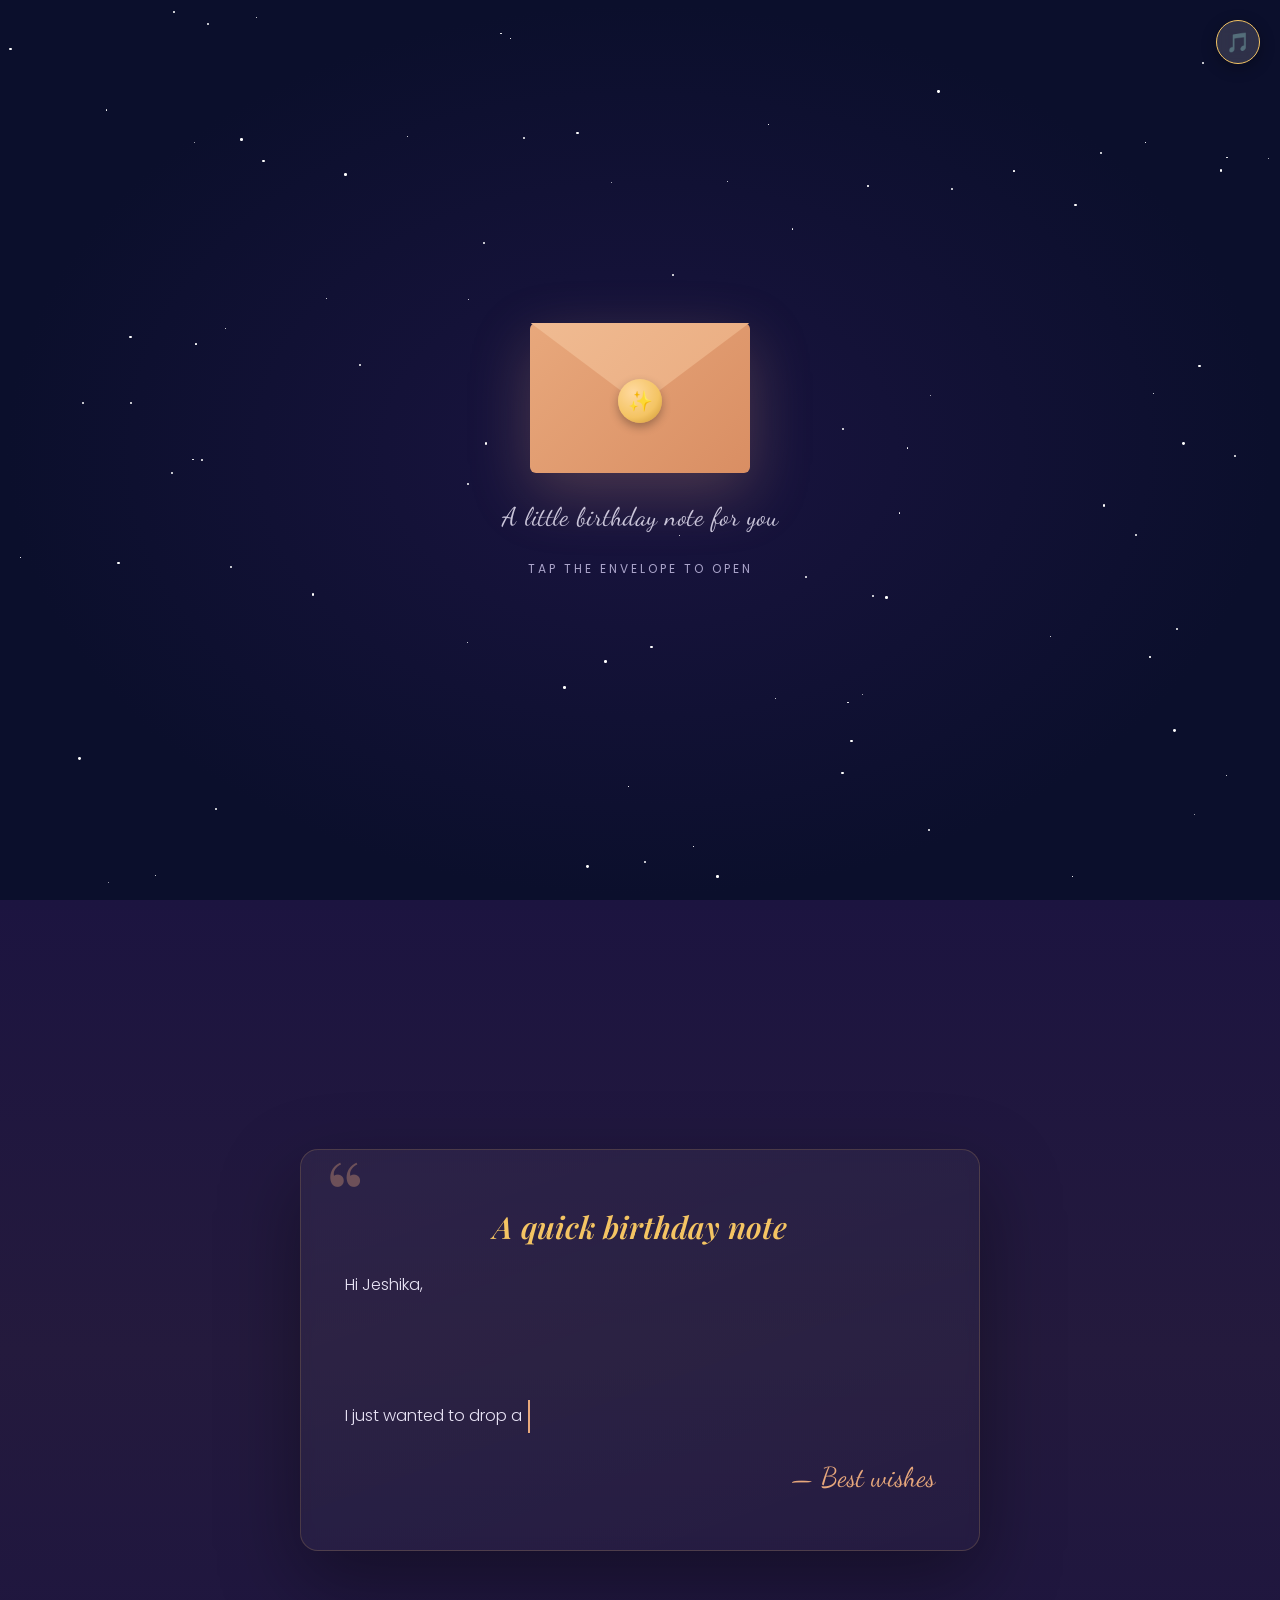
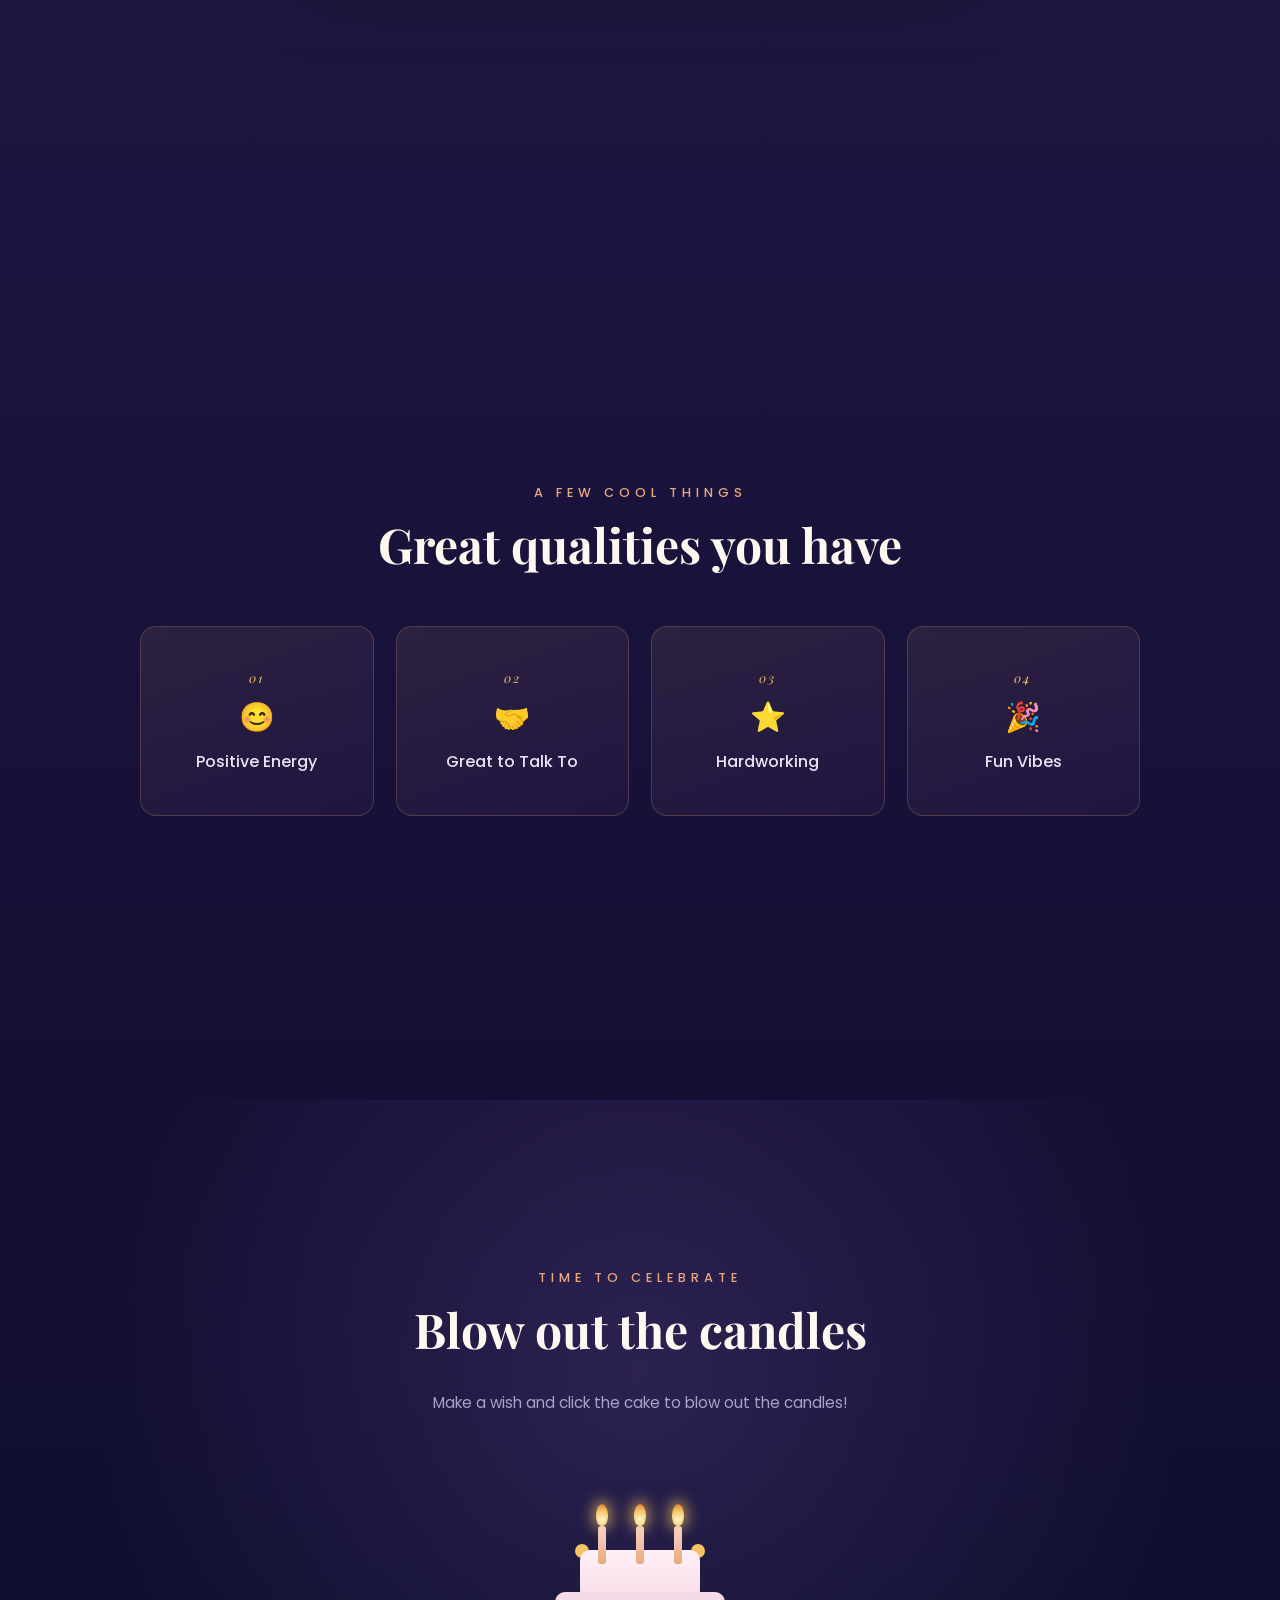
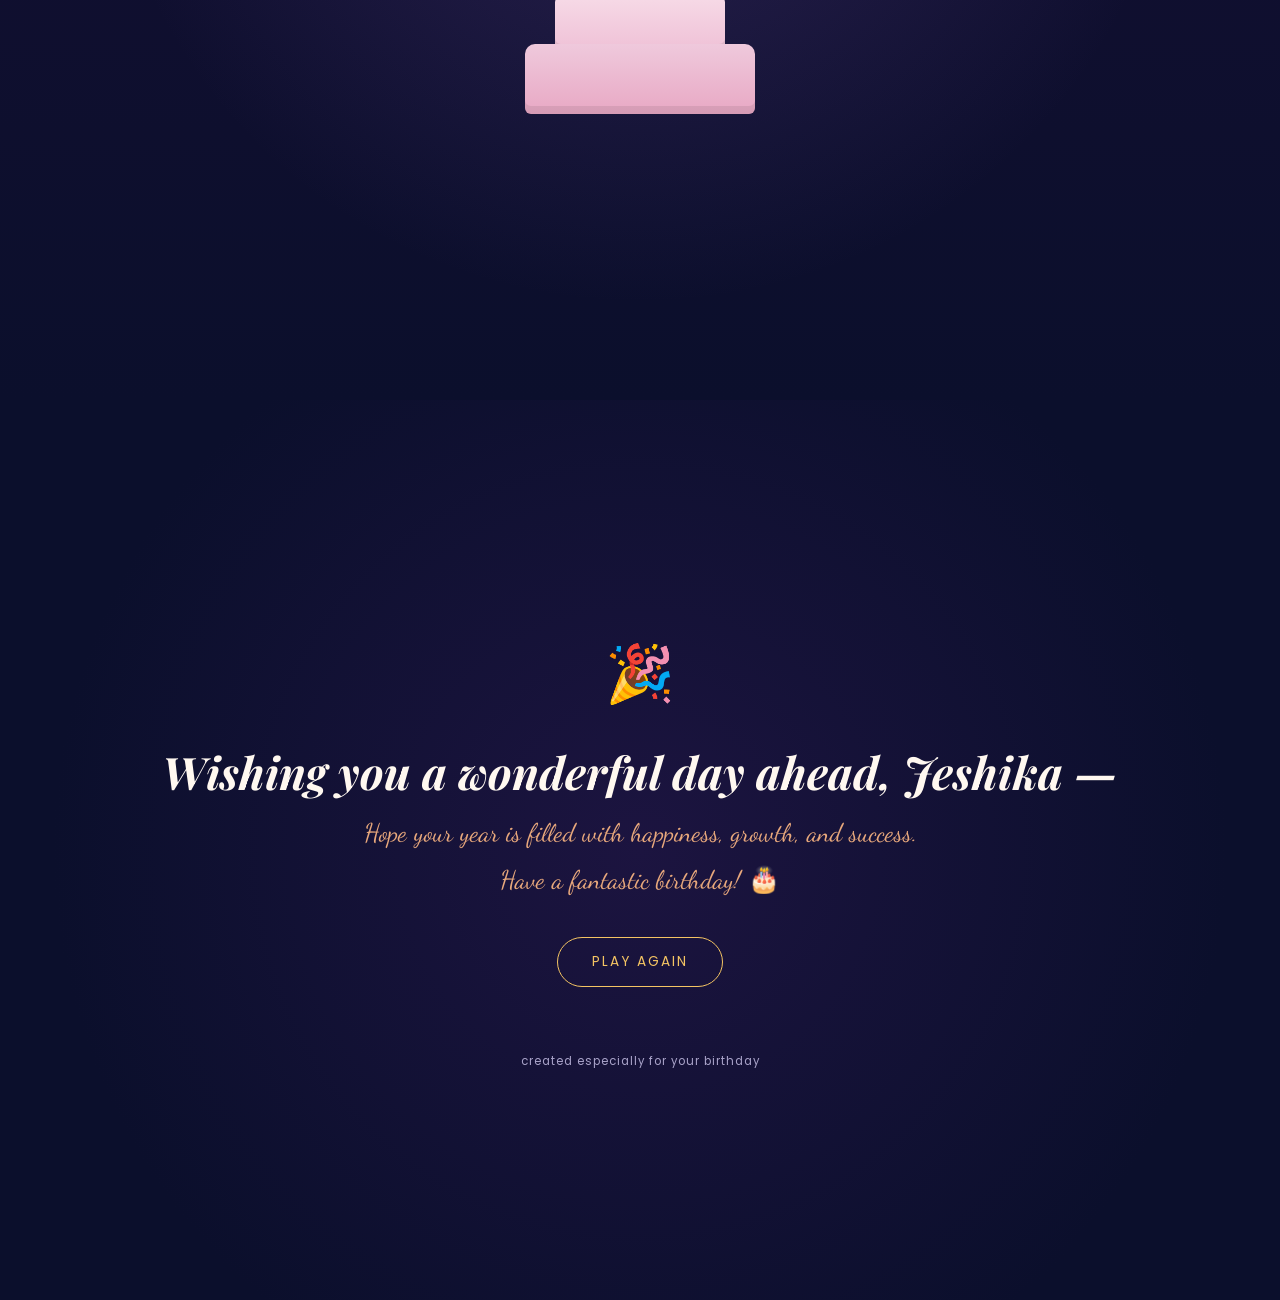
<file: happy_birthday_jeshika/index.html>
<!DOCTYPE html>
<html lang="en">
<head>
  <meta charset="UTF-8">
  <meta name="viewport" content="width=device-width, initial-scale=1.0">
  <title>Happy Birthday, Jeshika! ✨</title>
  <link rel="preconnect" href="https://fonts.googleapis.com">
  <link rel="preconnect" href="https://fonts.gstatic.com" crossorigin>
  <link href="https://fonts.googleapis.com/css2?family=Playfair+Display:ital,wght@0,400..900;1,400..700&family=Dancing+Script:wght@500..700&family=Poppins:wght@300;400;500;600&display=swap" rel="stylesheet">
  <style>
    :root{
      --midnight:#0b0f2c;
      --deep-plum:#241a3d;
      --plum-2:#3a2657;
      --rose-gold:#e8a87c;
      --gold:#f4c463;
      --blush:#f7d6d6;
      --cream:#fff8f0;
      --text-soft:#e8e3f5;
      --text-dim:#a9a3c9;
    }
    *{margin:0;padding:0;box-sizing:border-box;}
    html{scroll-behavior:smooth;}
    body{
      font-family:'Poppins',sans-serif;
      background:var(--midnight);
      color:var(--text-soft);
      overflow-x:hidden;
      cursor:default;
    }
    @media (prefers-reduced-motion: reduce){
      *{animation-duration:0.01ms !important; animation-iteration-count:1 !important; transition-duration:0.01ms !important;}
    }
    ::selection{background:var(--rose-gold); color:var(--midnight);}
    
    /* ---------- MUSIC TOGGLE BUTTON ---------- */
    .music-btn {
      position: fixed;
      top: 20px;
      right: 20px;
      z-index: 1000;
      background: rgba(255, 248, 240, 0.15);
      border: 1px solid var(--gold);
      color: var(--gold);
      width: 44px;
      height: 44px;
      border-radius: 50%;
      display: flex;
      align-items: center;
      justify-content: center;
      font-size: 1.2rem;
      cursor: pointer;
      backdrop-filter: blur(8px);
      transition: all 0.3s ease;
      box-shadow: 0 4px 15px rgba(0,0,0,0.3);
    }
    .music-btn:hover {
      background: var(--gold);
      color: var(--midnight);
      transform: scale(1.08);
    }

    /* ---------- SCROLLBAR ---------- */
    ::-webkit-scrollbar{width:10px;}
    ::-webkit-scrollbar-track{background:var(--midnight);}
    ::-webkit-scrollbar-thumb{background:linear-gradient(var(--rose-gold),var(--gold)); border-radius:10px;}

    /* ---------- ENVELOPE GATE ---------- */
    #gate{
      position:fixed; inset:0; z-index:999;
      background:radial-gradient(ellipse at center, #1a1440 0%, #0b0f2c 70%);
      display:flex; align-items:center; justify-content:center;
      flex-direction:column; gap:28px;
      transition:opacity 1s ease, visibility 1s ease;
    }
    #gate.hidden{opacity:0; visibility:hidden; pointer-events:none;}

    .stars-bg{position:absolute; inset:0; overflow:hidden;}
    .star{
      position:absolute; background:#fff; border-radius:50%;
      animation:twinkle 3s ease-in-out infinite;
    }
    @keyframes twinkle{
      0%,100%{opacity:.15; transform:scale(1);}
      50%{opacity:1; transform:scale(1.3);}
    }

    .envelope{
      position:relative; width:220px; height:150px;
      cursor:pointer; z-index:2;
      animation:float-env 4s ease-in-out infinite;
    }
    @keyframes float-env{
      0%,100%{transform:translateY(0);}
      50%{transform:translateY(-14px);}
    }
    .envelope-body{
      position:absolute; inset:0;
      background:linear-gradient(135deg,var(--rose-gold),#d98e63);
      border-radius:6px;
      box-shadow:0 20px 60px rgba(232,168,124,.25);
    }
    .envelope-flap{
      position:absolute; top:0; left:0; width:100%; height:100%;
      clip-path:polygon(0 0,50% 55%,100% 0);
      background:linear-gradient(135deg,#f0bb92,var(--rose-gold));
      transform-origin:top;
      transition:transform .8s cubic-bezier(.6,-0.2,.3,1.3);
      z-index:3;
    }
    .envelope.open .envelope-flap{transform:rotateX(180deg);}
    .envelope-seal{
      position:absolute; top:52%; left:50%; transform:translate(-50%,-50%);
      width:44px; height:44px; border-radius:50%;
      background:radial-gradient(circle at 35% 30%, #ffd9a0, var(--gold) 60%, #c9922f 100%);
      display:flex; align-items:center; justify-content:center;
      font-size:20px; z-index:4; box-shadow:0 4px 10px rgba(0,0,0,.3);
      transition:opacity .4s ease .3s;
    }
    .envelope.open .envelope-seal{opacity:0;}
    .gate-hint{
      font-family:'Dancing Script',cursive;
      font-size:1.6rem; color:var(--text-soft); letter-spacing:.5px;
      opacity:.85; z-index:2; text-align:center;
    }
    .gate-sub{
      font-size:.75rem; letter-spacing:3px; text-transform:uppercase;
      color:var(--text-dim); z-index:2;
    }

    /* ---------- GLOBAL FLOATING PARTICLES LAYER ---------- */
    #heart-layer{
      position:fixed; inset:0; pointer-events:none; z-index:5; overflow:hidden;
    }
    .floating-heart{
      position:absolute; bottom:-40px; opacity:.85;
      animation:rise linear forwards;
      filter:drop-shadow(0 0 6px rgba(232,168,124,.5));
    }
    @keyframes rise{
      0%{transform:translateY(0) translateX(0) rotate(0deg); opacity:.9;}
      100%{transform:translateY(-110vh) translateX(var(--drift,20px)) rotate(360deg); opacity:0;}
    }

    /* ---------- SECTION BASE ---------- */
    section{
      position:relative; min-height:100vh;
      display:flex; align-items:center; justify-content:center;
      padding:100px 24px; overflow:hidden;
    }

    .reveal{
      opacity:0; transform:translateY(40px);
      transition:opacity 1s ease, transform 1s ease;
    }
    .reveal.in-view{opacity:1; transform:translateY(0);}

    /* ---------- HERO ---------- */
    #hero{
      background:
        radial-gradient(ellipse at 20% 20%, rgba(122,90,180,.25), transparent 55%),
        radial-gradient(ellipse at 80% 70%, rgba(232,168,124,.15), transparent 55%),
        linear-gradient(180deg,#0b0f2c 0%, #150f33 60%, #1c1440 100%);
      text-align:center; flex-direction:column; gap:18px;
    }
    .eyebrow{
      font-size:.8rem; letter-spacing:5px; text-transform:uppercase;
      color:var(--rose-gold); font-weight:500;
    }
    .hero-title{
      font-family:'Playfair Display',serif; font-weight:800;
      font-size:clamp(2.6rem,8vw,5.5rem); line-height:1.05;
      color:var(--cream);
      text-shadow:0 0 40px rgba(244,196,99,.25);
    }
    .hero-name{
      font-family:'Dancing Script',cursive; font-weight:700;
      font-size:clamp(3.2rem,11vw,7.5rem);
      background:linear-gradient(90deg,var(--gold),var(--rose-gold) 60%,var(--blush));
      -webkit-background-clip:text; background-clip:text; color:transparent;
      display:inline-block;
    }
    .hero-sub{
      max-width:560px; margin:10px auto 0; color:var(--text-dim);
      font-size:1rem; line-height:1.8; font-weight:300;
    }
    .scroll-cue{
      margin-top:40px; display:flex; flex-direction:column; align-items:center; gap:8px;
      color:var(--text-dim); font-size:.72rem; letter-spacing:3px; text-transform:uppercase;
      animation:bob 2.2s ease-in-out infinite;
    }
    @keyframes bob{0%,100%{transform:translateY(0);}50%{transform:translateY(8px);}}
    .scroll-cue span.line{width:1px; height:32px; background:linear-gradient(var(--rose-gold),transparent);}

    /* ---------- LETTER SECTION ---------- */
    #letter{
      background:linear-gradient(180deg,#1c1440 0%, #241a3d 50%, #1c1440 100%);
      flex-direction:column;
    }
    .letter-card{
      max-width:680px; width:100%;
      background:linear-gradient(160deg, rgba(255,248,240,.05), rgba(255,248,240,.02));
      border:1px solid rgba(244,196,99,.18);
      border-radius:18px; padding:56px 44px;
      backdrop-filter:blur(6px);
      position:relative;
      box-shadow:0 30px 80px rgba(0,0,0,.35);
    }
    .letter-card::before{
      content:'“'; position:absolute; top:-6px; left:24px;
      font-family:'Playfair Display',serif; font-size:6rem; color:var(--rose-gold);
      opacity:.35; line-height:1;
    }
    .letter-heading{
      font-family:'Playfair Display',serif; font-style:italic; font-weight:600;
      font-size:1.9rem; color:var(--gold); margin-bottom:22px; text-align:center;
    }
    .letter-body{
      font-size:1.02rem; line-height:2; color:var(--text-soft); font-weight:300;
    }
    .letter-body .typed-cursor{
      display:inline-block; width:2px; background:var(--rose-gold); margin-left:2px;
      animation:blink 1s step-start infinite;
    }
    @keyframes blink{50%{opacity:0;}}
    .letter-sign{
      margin-top:28px; text-align:right; font-family:'Dancing Script',cursive;
      font-size:1.7rem; color:var(--rose-gold);
    }

    /* ---------- REASONS SECTION ---------- */
    #reasons{
      background:linear-gradient(180deg,#1c1440 0%, #150f33 100%);
      flex-direction:column; gap:50px;
    }
    .section-heading{
      text-align:center;
    }
    .section-heading .eyebrow{margin-bottom:10px; display:block;}
    .section-heading h2{
      font-family:'Playfair Display',serif; font-weight:700;
      font-size:clamp(2rem,5vw,3rem); color:var(--cream);
    }
    .reasons-grid{
      display:grid; grid-template-columns:repeat(auto-fit,minmax(230px,1fr));
      gap:22px; max-width:1000px; width:100%;
    }
    .reason-card{
      perspective:1000px; height:190px;
    }
    .reason-inner{
      position:relative; width:100%; height:100%;
      transition:transform .7s cubic-bezier(.4,.2,.2,1);
      transform-style:preserve-3d;
    }
    .reason-card:hover .reason-inner{transform:rotateY(180deg);}
    .reason-face{
      position:absolute; inset:0; backface-visibility:hidden;
      border-radius:16px; display:flex; align-items:center; justify-content:center;
      text-align:center; padding:22px;
    }
    .reason-front{
      background:linear-gradient(160deg, rgba(232,168,124,.10), rgba(122,90,180,.08));
      border:1px solid rgba(244,196,99,.2);
      flex-direction:column; gap:10px;
    }
    .reason-front .num{
      font-family:'Playfair Display',serif; font-style:italic; color:var(--gold); font-size:.8rem; letter-spacing:2px;
    }
    .reason-front .icon{font-size:1.8rem;}
    .reason-front .title{font-size:1rem; color:var(--text-soft); font-weight:500;}
    .reason-back{
      background:linear-gradient(160deg,var(--rose-gold), #d98e63);
      color:#2a1b12; font-size:.92rem; line-height:1.6; font-weight:500;
      transform:rotateY(180deg);
    }

    /* ---------- CAKE / WISH SECTION ---------- */
    #wish{
      background:radial-gradient(ellipse at 50% 30%, rgba(122,90,180,.25), transparent 60%),
        linear-gradient(180deg,#150f33 0%, #0b0f2c 100%);
      flex-direction:column; gap:30px; text-align:center;
    }
    .wish-instruction{color:var(--text-dim); font-size:.95rem; max-width:420px; margin:0 auto;}
    .cake-wrap{
      position:relative; width:260px; height:260px; margin:10px auto;
      display:flex; align-items:flex-end; justify-content:center;
      cursor:pointer; user-select:none;
    }
    .candle{
      position:absolute; bottom:150px; width:8px; height:38px;
      background:linear-gradient(var(--blush),var(--rose-gold));
      border-radius:3px; z-index:5;
    }
    .candle.c1{left:calc(50% - 42px);}
    .candle.c2{left:calc(50% - 4px);}
    .candle.c3{left:calc(50% + 34px);}
    .flame{
      position:absolute; top:-22px; left:50%; transform:translateX(-50%);
      width:12px; height:22px; border-radius:60% 60% 50% 50%;
      background:radial-gradient(circle at 50% 70%, #fff6c8, var(--gold) 55%, #e2762c 100%);
      box-shadow:0 0 14px 4px rgba(244,196,99,.6);
      animation:flicker 1.4s ease-in-out infinite;
      transition:opacity .4s ease, transform .4s ease;
    }
    @keyframes flicker{
      0%,100%{transform:translateX(-50%) scale(1) rotate(0deg);}
      50%{transform:translateX(-50%) scale(1.08) rotate(3deg);}
    }
    .cake-wrap.blown .flame{opacity:0; transform:translateX(-50%) scale(.2) translateY(6px);}
    .smoke{
      position:absolute; top:-24px; left:50%; width:4px; height:4px;
      background:rgba(255,255,255,.5); border-radius:50%; opacity:0;
    }
    .cake-wrap.blown .smoke{animation:smoke-rise 1.6s ease-out forwards;}
    @keyframes smoke-rise{
      0%{opacity:.7; transform:translate(-50%,0) scale(1);}
      100%{opacity:0; transform:translate(-50%,-60px) scale(4);}
    }
    .cake-tier{
      position:absolute; bottom:0; left:50%; transform:translateX(-50%);
      border-radius:10px 10px 6px 6px;
    }
    .tier-1{width:230px; height:70px; bottom:0; background:linear-gradient(180deg,#efc9dc,#e8a8c4); box-shadow:inset 0 -8px 0 rgba(0,0,0,.08);}
    .tier-2{width:170px; height:60px; bottom:62px; background:linear-gradient(180deg,#f7dce8,#efc0d6); box-shadow:inset 0 -8px 0 rgba(0,0,0,.08);}
    .tier-3{width:120px; height:50px; bottom:114px; background:linear-gradient(180deg,#fff0f6,#f7dce8); box-shadow:inset 0 -6px 0 rgba(0,0,0,.08);}
    .drip{position:absolute; bottom:158px; left:50%; transform:translateX(-50%); width:150px; height:14px;}
    .drip::before, .drip::after{content:''; position:absolute; width:14px; height:14px; background:var(--gold); border-radius:50%;}
    .drip::before{left:10px; top:2px;} .drip::after{right:10px; top:2px;}

    .wish-message{
      margin-top:18px; min-height:60px;
      font-family:'Dancing Script',cursive; font-size:1.8rem; color:var(--gold);
      opacity:0; transform:translateY(10px);
      transition:opacity .8s ease, transform .8s ease;
    }
    .wish-message.show{opacity:1; transform:translateY(0);}

    /* ---------- CLOSING SECTION ---------- */
    #closing{
      background:radial-gradient(circle at 50% 50%, #1c1440, #0b0f2c 75%);
      flex-direction:column; text-align:center; gap:16px;
    }
    .star-icon{
      font-size: 3.5rem; margin-bottom: 10px;
      animation: pulse 1.6s ease-in-out infinite;
    }
    @keyframes pulse{0%,100%{transform:scale(1);} 50%{transform:scale(1.1);}}
    .closing-title{
      font-family:'Playfair Display',serif; font-weight:700; font-style:italic;
      font-size:clamp(1.8rem,5vw,2.8rem); color:var(--cream);
    }
    .closing-sub{
      font-family:'Dancing Script',cursive; font-size:1.6rem; color:var(--rose-gold);
    }
    .replay-btn{
      margin-top:26px; padding:14px 34px; border-radius:40px; border:1px solid var(--gold);
      background:transparent; color:var(--gold); font-family:'Poppins',sans-serif;
      font-size:.85rem; letter-spacing:2px; text-transform:uppercase; cursor:pointer;
      transition:all .35s ease;
    }
    .replay-btn:hover{background:var(--gold); color:var(--midnight);}
    .footer-note{margin-top:50px; font-size:.72rem; color:var(--text-dim); letter-spacing:1px;}

    /* focus visibility */
    a:focus-visible, button:focus-visible, .envelope:focus-visible, .cake-wrap:focus-visible{
      outline:2px solid var(--gold); outline-offset:4px;
    }
  </style>
</head>
<body>

<!-- Audio Element -->
<audio id="bgMusic" loop src="https://cdn.pixabay.com/audio/2026/03/05/audio_a4dfada9a0.mp3"></audio>

<!-- Floating Music Control Button -->
<button class="music-btn" id="musicBtn" aria-label="Toggle Music">🎵</button>

<!-- ================= ENVELOPE GATE ================= -->
<div id="gate">
  <div class="stars-bg" id="gateStars"></div>
  <div class="envelope" id="envelope" tabindex="0" role="button" aria-label="Open your birthday surprise">
    <div class="envelope-body"></div>
    <div class="envelope-seal">✨</div>
    <div class="envelope-flap"></div>
  </div>
  <p class="gate-hint">A little birthday note for you</p>
  <p class="gate-sub">tap the envelope to open</p>
</div>

<!-- floating particles layer -->
<div id="heart-layer"></div>

<!-- ================= HERO ================= -->
<section id="hero">
  <div class="hero-inner">
    <p class="eyebrow reveal">wishing a very happy birthday to</p>
    <h1 class="hero-title reveal">Happy Birthday<br><span class="hero-name">Jeshika</span></h1>
    <p class="hero-sub reveal">Sending warm wishes your way as you celebrate another fantastic year. Hope today brings you lots of smiles, peace, and great moments!</p>
    <div class="scroll-cue reveal"><span class="line"></span>scroll down</div>
  </div>
</section>

<!-- ================= LETTER ================= -->
<section id="letter">
  <div class="letter-card reveal">
    <h2 class="letter-heading">A quick birthday note</h2>
    <p class="letter-body" id="typedLetter"></p>
    <p class="letter-sign">— Best wishes</p>
  </div>
</section>

<!-- ================= REASONS ================= -->
<section id="reasons">
  <div class="section-heading reveal">
    <span class="eyebrow">a few cool things</span>
    <h2>Great qualities you have</h2>
  </div>
  <div class="reasons-grid" id="reasonsGrid"></div>
</section>

<!-- ================= WISH / CAKE ================= -->
<section id="wish">
  <div class="section-heading reveal">
    <span class="eyebrow">time to celebrate</span>
    <h2>Blow out the candles</h2>
  </div>
  <p class="wish-instruction reveal">Make a wish and click the cake to blow out the candles!</p>
  <div class="cake-wrap reveal" id="cakeWrap" tabindex="0" role="button" aria-label="Blow out the candles">
    <div class="candle c1"><div class="flame"></div><div class="smoke"></div></div>
    <div class="candle c2"><div class="flame"></div><div class="smoke"></div></div>
    <div class="candle c3"><div class="flame"></div><div class="smoke"></div></div>
    <div class="drip"></div>
    <div class="cake-tier tier-3"></div>
    <div class="cake-tier tier-2"></div>
    <div class="cake-tier tier-1"></div>
  </div>
  <p class="wish-message" id="wishMessage">May all your goals and wishes come true this year! 🌟✨</p>
</section>

<!-- ================= CLOSING ================= -->
<section id="closing">
  <div class="star-icon reveal">🎉</div>
  <h2 class="closing-title reveal">Wishing you a wonderful day ahead, Jeshika —</h2>
  <p class="closing-sub reveal">Hope your year is filled with happiness, growth, and success.</p>
  <p class="closing-sub reveal">Have a fantastic birthday! 🎂</p>
  <button class="replay-btn reveal" id="replayBtn">play again</button>
  <p class="footer-note">created especially for your birthday</p>
</section>

<canvas id="confettiCanvas" style="position:fixed; inset:0; pointer-events:none; z-index:998;"></canvas>

<script>
/* =========================================================
   AUDIO CONTROLLER
   ========================================================= */
const bgMusic = document.getElementById('bgMusic');
const musicBtn = document.getElementById('musicBtn');
let isPlaying = false;

function toggleMusic() {
  if (isPlaying) {
    bgMusic.pause();
    musicBtn.textContent = '🔇';
    isPlaying = false;
  } else {
    bgMusic.play().then(() => {
      musicBtn.textContent = '🎵';
      isPlaying = true;
    }).catch(err => console.log("Audio play blocked by browser:", err));
  }
}

musicBtn.addEventListener('click', toggleMusic);

/* =========================================================
   1. STARFIELD (gate + ambient hero twinkle)
   ========================================================= */
function makeStars(container, count){
  const frag = document.createDocumentFragment();
  for(let i=0;i<count;i++){
    const s = document.createElement('div');
    s.className='star';
    const size = Math.random()*2.4+0.6;
    s.style.width = size+'px';
    s.style.height = size+'px';
    s.style.left = Math.random()*100+'%';
    s.style.top = Math.random()*100+'%';
    s.style.animationDelay = (Math.random()*3)+'s';
    s.style.animationDuration = (2+Math.random()*3)+'s';
    frag.appendChild(s);
  }
  container.appendChild(frag);
}
makeStars(document.getElementById('gateStars'), 90);

/* =========================================================
   2. ENVELOPE GATE
   ========================================================= */
const envelope = document.getElementById('envelope');
const gate = document.getElementById('gate');

function openGate(){
  envelope.classList.add('open');
  // Start playing audio when user clicks envelope
  if (!isPlaying) {
    toggleMusic();
  }
  setTimeout(()=>{
    gate.classList.add('hidden');
    document.body.style.overflow='auto';
    startTypedLetter();
  }, 900);
}
envelope.addEventListener('click', openGate);
envelope.addEventListener('keydown', e=>{ if(e.key==='Enter' || e.key===' ') openGate(); });

/* lock scroll until opened */
document.body.style.overflow='hidden';

/* =========================================================
   3. FLOATING PARTICLES (ambient, continuous, subtle)
   ========================================================= */
const heartLayer = document.getElementById('heart-layer');
const particleEmojis = ['✨','🌟','🎈','⭐'];
function spawnParticle(){
  const h = document.createElement('div');
  h.className='floating-heart';
  h.textContent = particleEmojis[Math.floor(Math.random()*particleEmojis.length)];
  const left = Math.random()*100;
  const drift = (Math.random()*140-70)+'px';
  const duration = 8+Math.random()*8;
  const size = 12+Math.random()*16;
  h.style.left = left+'vw';
  h.style.fontSize = size+'px';
  h.style.setProperty('--drift', drift);
  h.style.animationDuration = duration+'s';
  heartLayer.appendChild(h);
  setTimeout(()=>h.remove(), duration*1000+200);
}
setInterval(spawnParticle, 900);

/* =========================================================
   4. SCROLL REVEAL
   ========================================================= */
const revealEls = document.querySelectorAll('.reveal');
const io = new IntersectionObserver((entries)=>{
  entries.forEach(entry=>{
    if(entry.isIntersecting){
      entry.target.classList.add('in-view');
    }
  });
}, {threshold:0.2});
revealEls.forEach(el=>io.observe(el));

/* =========================================================
   5. TYPEWRITER LETTER
   ========================================================= */
const letterText = "Hi Jeshika,\n\nI just wanted to drop a quick note to wish you a very Happy Birthday! It’s awesome knowing you, and I hope your special day is full of fun, great food, and good times with the people around you.\n\nMay this coming year bring you plenty of exciting opportunities, success in everything you take on, and lots of reasons to smile.";
let typedStarted = false;
function startTypedLetter(){
  if(typedStarted) return;
  typedStarted = true;
  const target = document.getElementById('typedLetter');
  const cursor = document.createElement('span');
  cursor.className='typed-cursor';
  cursor.innerHTML='&nbsp;';
  let i = 0;
  function type(){
    if(i <= letterText.length){
      target.innerHTML = letterText.slice(0,i).replace(/\n/g,'<br><br>');
      target.appendChild(cursor);
      i++;
      setTimeout(type, 18);
    }
  }
  type();
}
const letterObserver = new IntersectionObserver((entries)=>{
  entries.forEach(e=>{ if(e.isIntersecting) startTypedLetter(); });
},{threshold:0.3});
letterObserver.observe(document.getElementById('letter'));

/* =========================================================
   6. REASONS GRID
   ========================================================= */
const reasons = [
  {icon:'😊', title:'Positive Energy', back:'You always bring a bright, easygoing mood whenever you are around.'},
  {icon:'🤝', title:'Great to Talk To', back:'You are easy to talk to and always super polite and friendly.'},
  {icon:'⭐', title:'Hardworking', back:'It is always impressive seeing how dedicated you are to what you do.'},
  {icon:'🎉', title:'Fun Vibes', back:'You know how to keep things lighthearted and enjoyable.'},
];
const grid = document.getElementById('reasonsGrid');
reasons.forEach((r, idx)=>{
  const card = document.createElement('div');
  card.className='reason-card';
  card.innerHTML = `
    <div class="reason-inner">
      <div class="reason-face reason-front">
        <span class="num">0${idx+1}</span>
        <span class="icon">${r.icon}</span>
        <span class="title">${r.title}</span>
      </div>
      <div class="reason-face reason-back">${r.back}</div>
    </div>`;
  grid.appendChild(card);
});

/* =========================================================
   7. CAKE / BLOW CANDLES + CONFETTI
   ========================================================= */
const cakeWrap = document.getElementById('cakeWrap');
const wishMessage = document.getElementById('wishMessage');
let blown = false;

function blowCandles(){
  if(blown) return;
  blown = true;
  cakeWrap.classList.add('blown');
  wishMessage.classList.add('show');
  burstConfetti();
}
cakeWrap.addEventListener('click', blowCandles);
cakeWrap.addEventListener('keydown', e=>{ if(e.key==='Enter'||e.key===' ') blowCandles(); });

/* Confetti canvas */
const canvas = document.getElementById('confettiCanvas');
const ctx = canvas.getContext('2d');
function resizeCanvas(){ canvas.width = window.innerWidth; canvas.height = window.innerHeight; }
resizeCanvas();
window.addEventListener('resize', resizeCanvas);

const confettiColors = ['#f4c463','#e8a87c','#f7d6d6','#a78bda','#fff8f0'];
let particles = [];
function burstConfetti(){
  const rect = cakeWrap.getBoundingClientRect();
  const originX = rect.left + rect.width/2;
  const originY = rect.top + rect.height/3;
  for(let i=0;i<140;i++){
    particles.push({
      x: originX, y: originY,
      vx: (Math.random()-0.5)*10,
      vy: (Math.random()*-9)-3,
      size: Math.random()*7+4,
      color: confettiColors[Math.floor(Math.random()*confettiColors.length)],
      rotation: Math.random()*360,
      rotSpeed: (Math.random()-0.5)*12,
      gravity: 0.28+Math.random()*0.12,
      life: 0,
      maxLife: 110+Math.random()*40
    });
  }
  if(!confettiRunning){ confettiRunning = true; requestAnimationFrame(animateConfetti); }
}
let confettiRunning = false;
function animateConfetti(){
  ctx.clearRect(0,0,canvas.width,canvas.height);
  particles.forEach(p=>{
    p.vy += p.gravity;
    p.x += p.vx;
    p.y += p.vy;
    p.rotation += p.rotSpeed;
    p.life++;
    const alpha = Math.max(0, 1 - p.life/p.maxLife);
    ctx.save();
    ctx.translate(p.x, p.y);
    ctx.rotate(p.rotation*Math.PI/180);
    ctx.globalAlpha = alpha;
    ctx.fillStyle = p.color;
    ctx.fillRect(-p.size/2, -p.size/2, p.size, p.size*0.6);
    ctx.restore();
  });
  particles = particles.filter(p=>p.life < p.maxLife && p.y < canvas.height+50);
  if(particles.length > 0){
    requestAnimationFrame(animateConfetti);
  } else {
    confettiRunning = false;
    ctx.clearRect(0,0,canvas.width,canvas.height);
  }
}

/* =========================================================
   8. REPLAY BUTTON
   ========================================================= */
document.getElementById('replayBtn').addEventListener('click', ()=>{
  window.scrollTo({top:0, behavior:'smooth'});
  blown = false;
  cakeWrap.classList.remove('blown');
  wishMessage.classList.remove('show');
});
</script>
</body>
</html>
</file>
